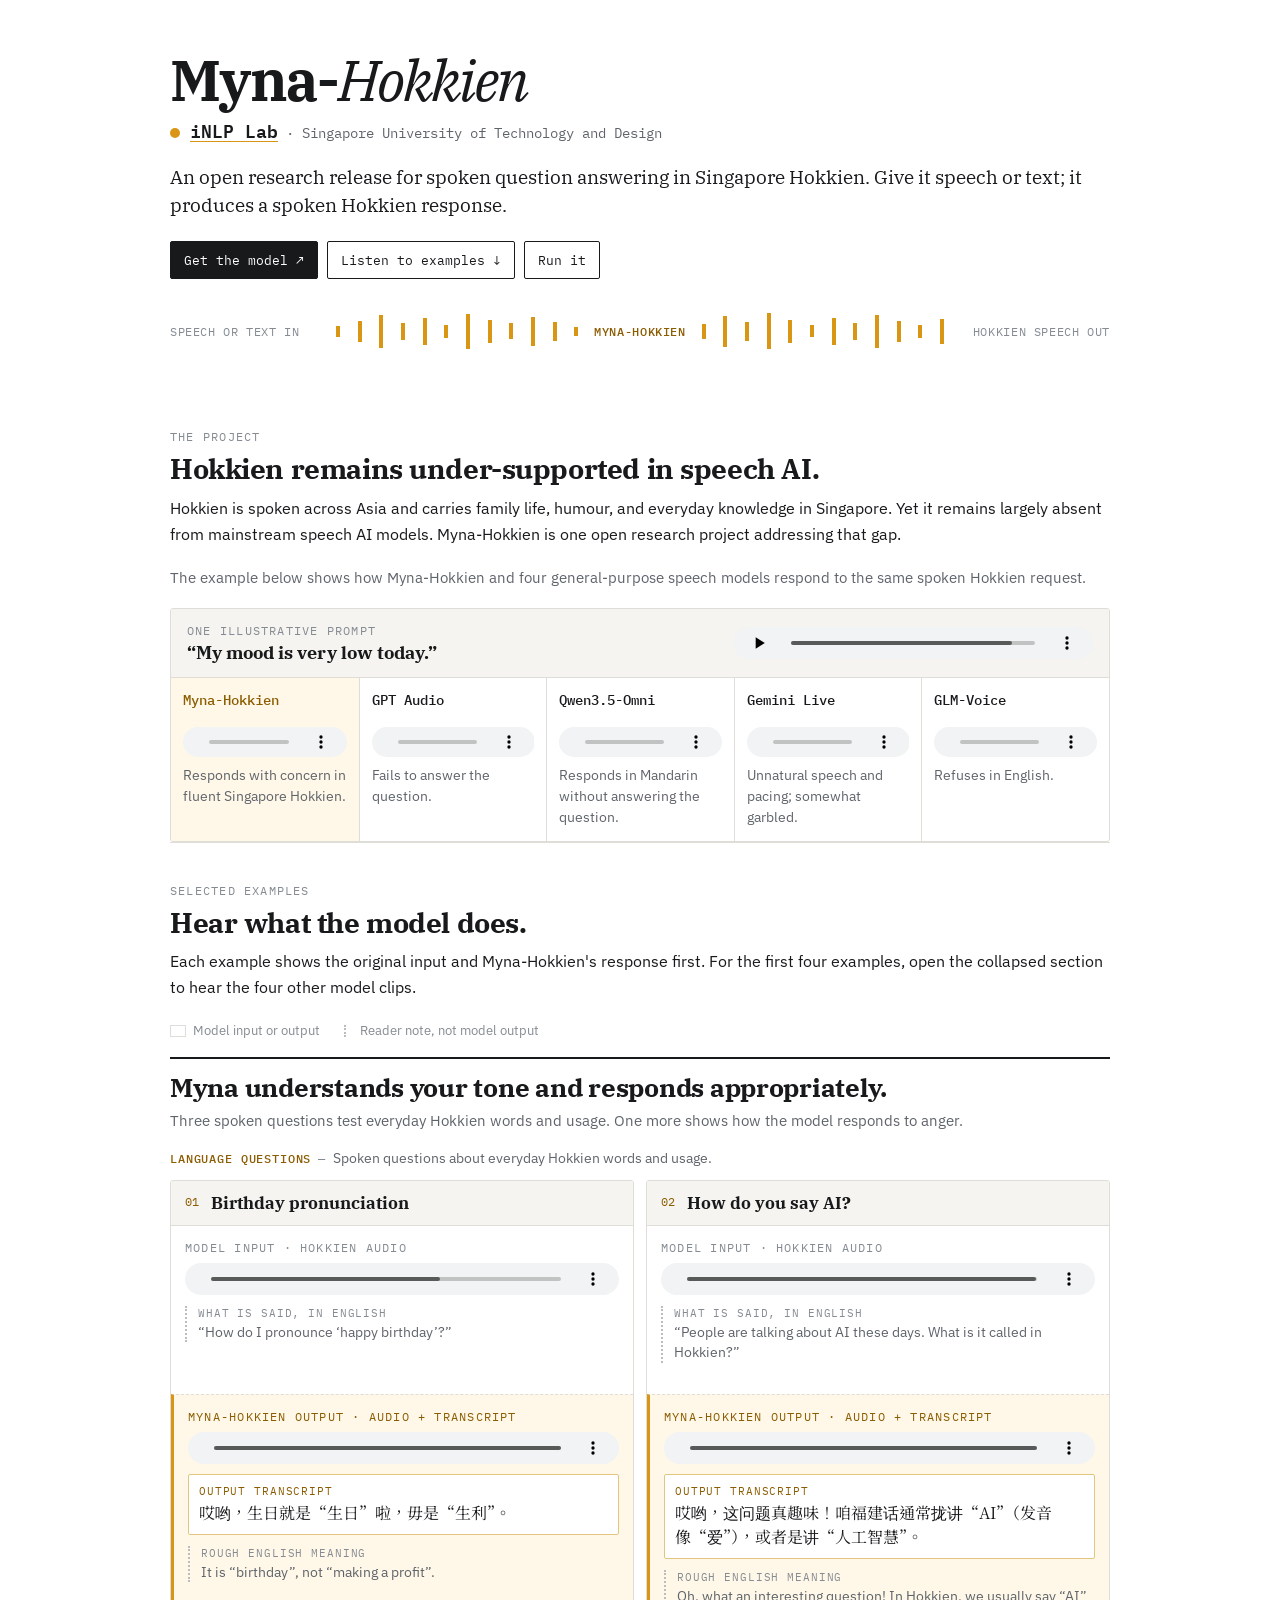
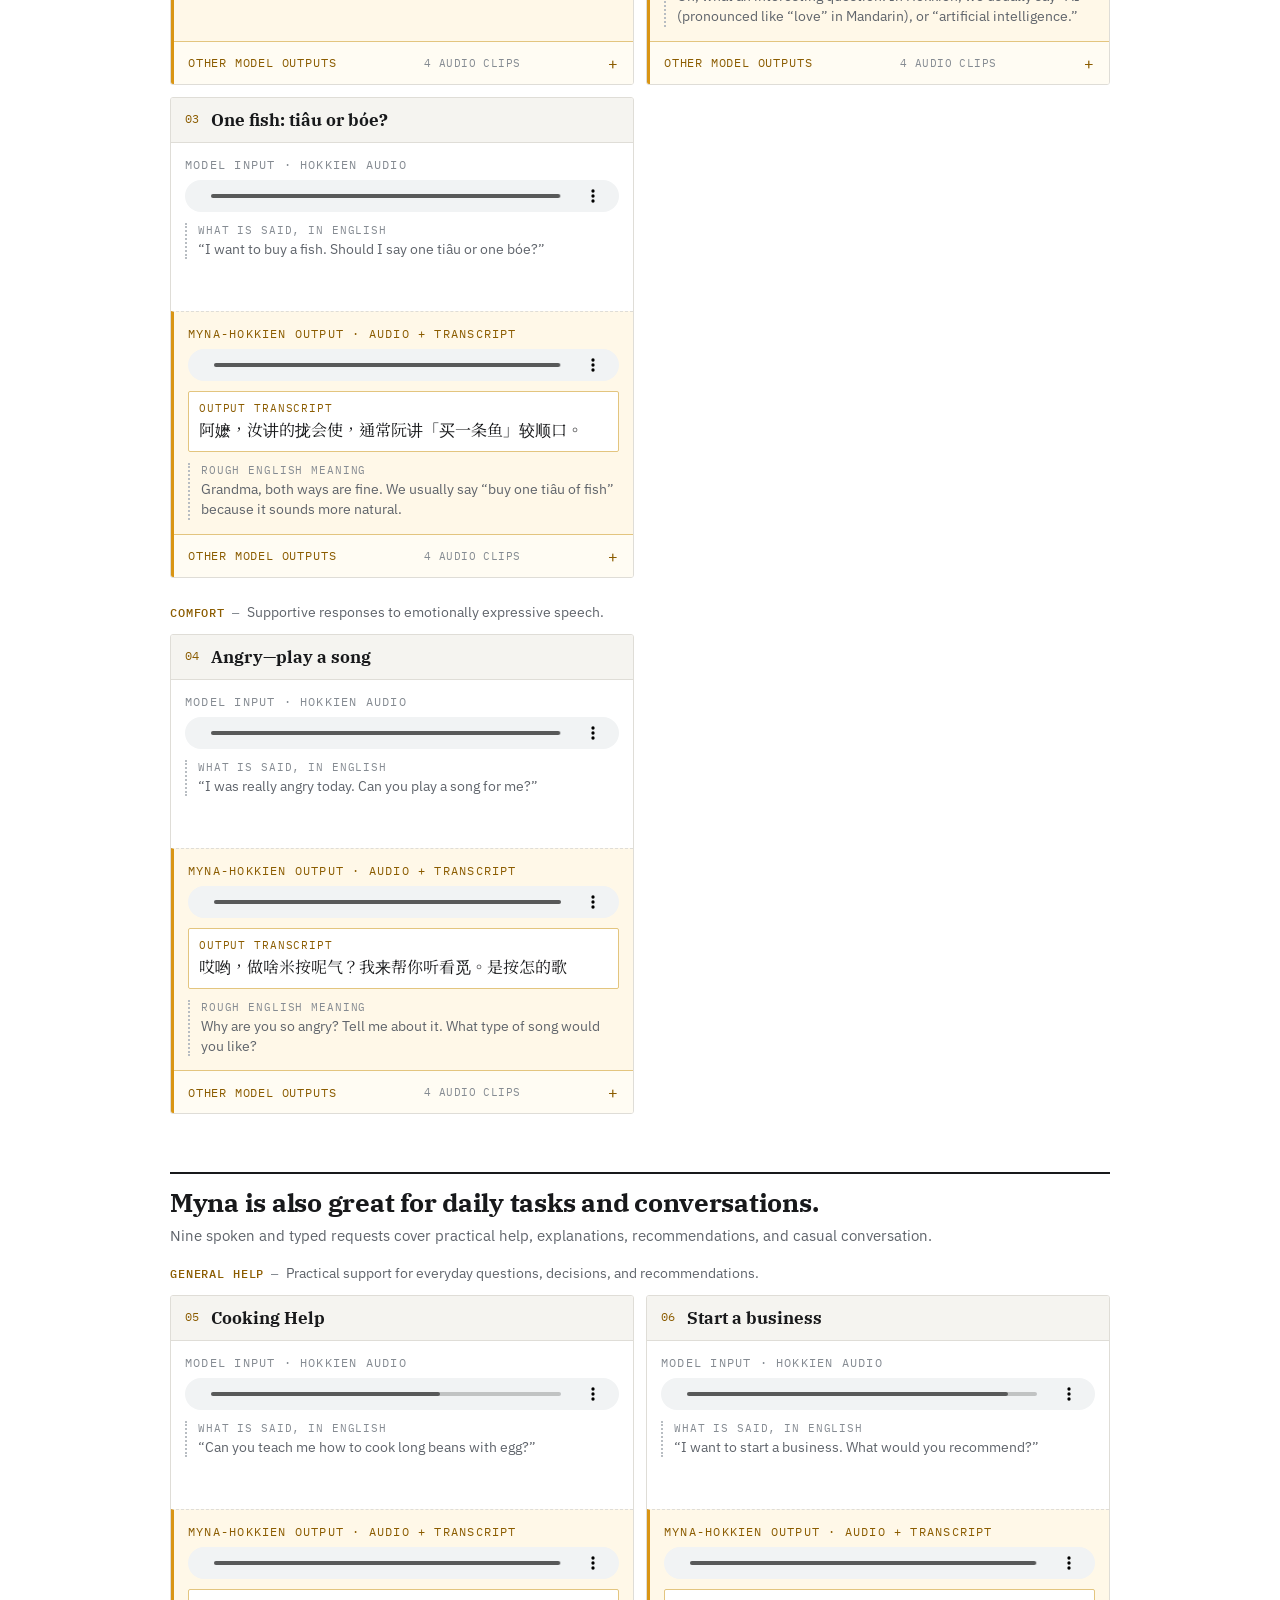
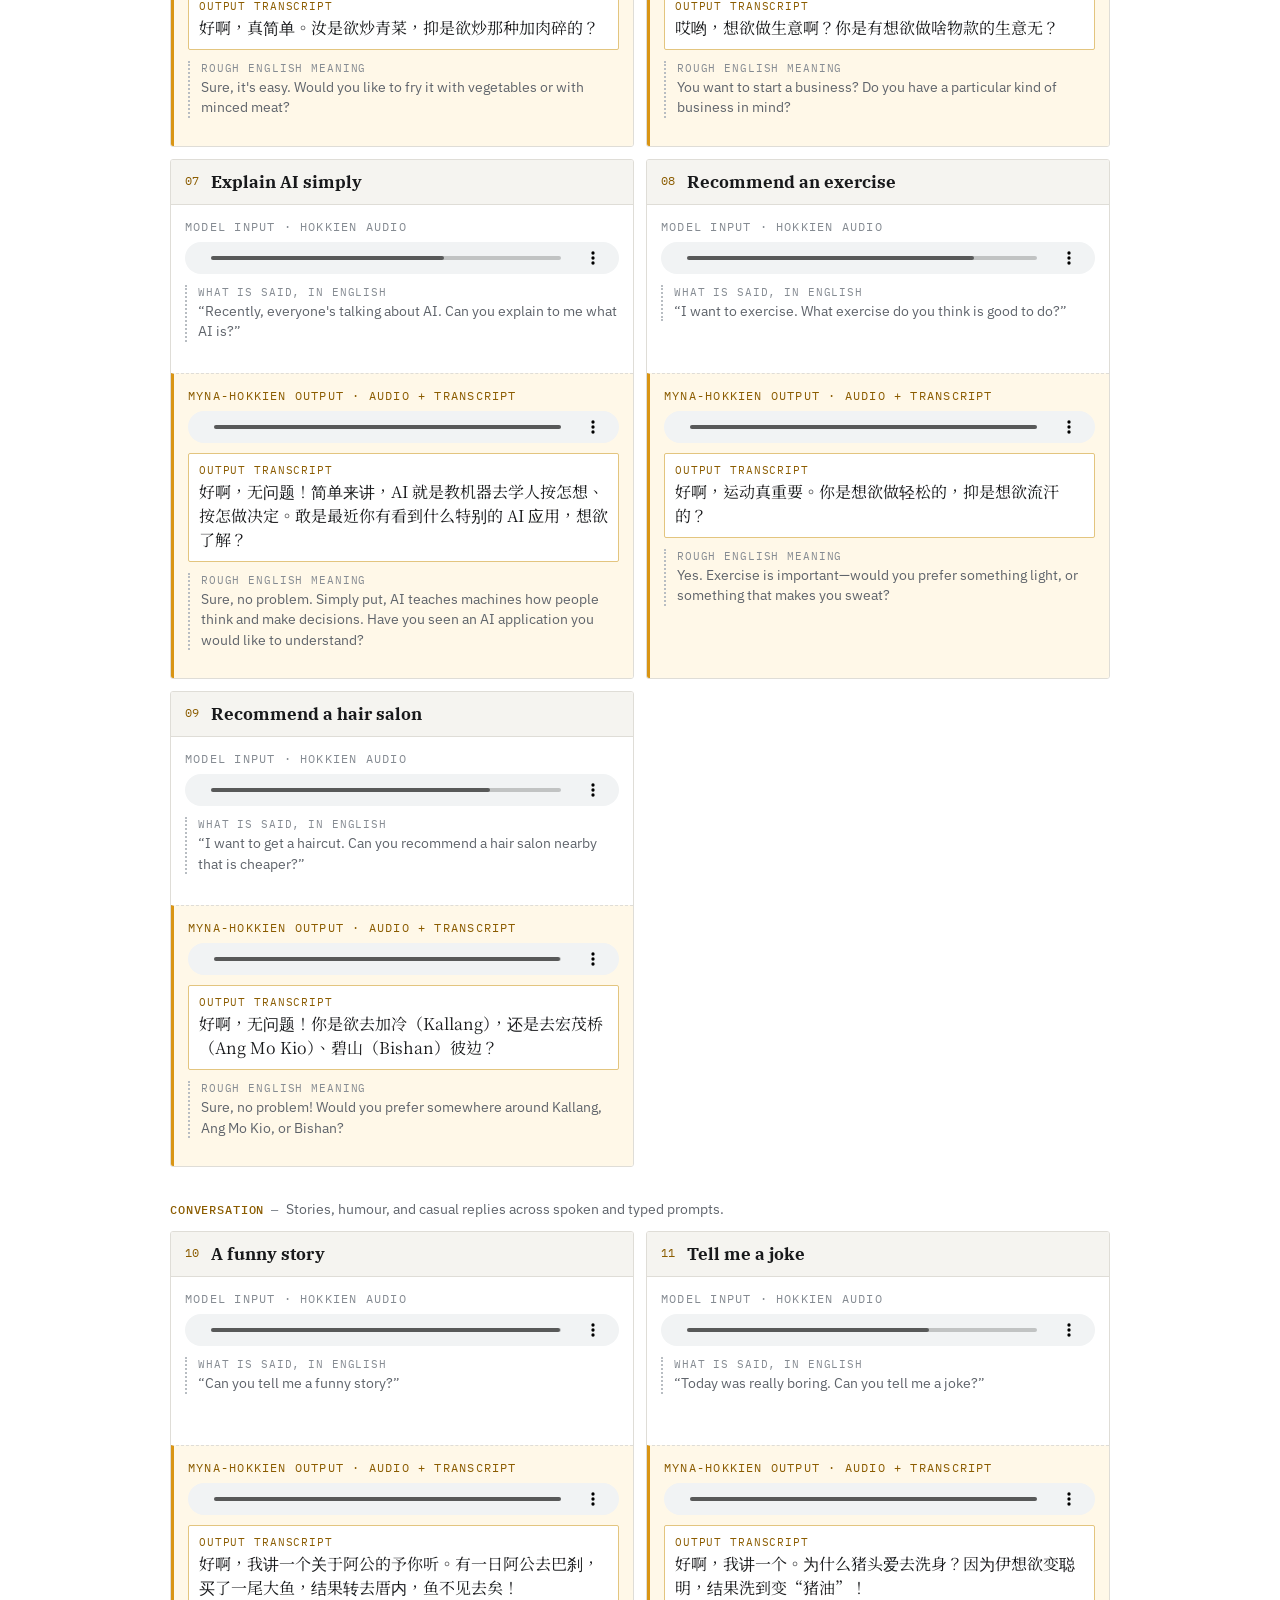
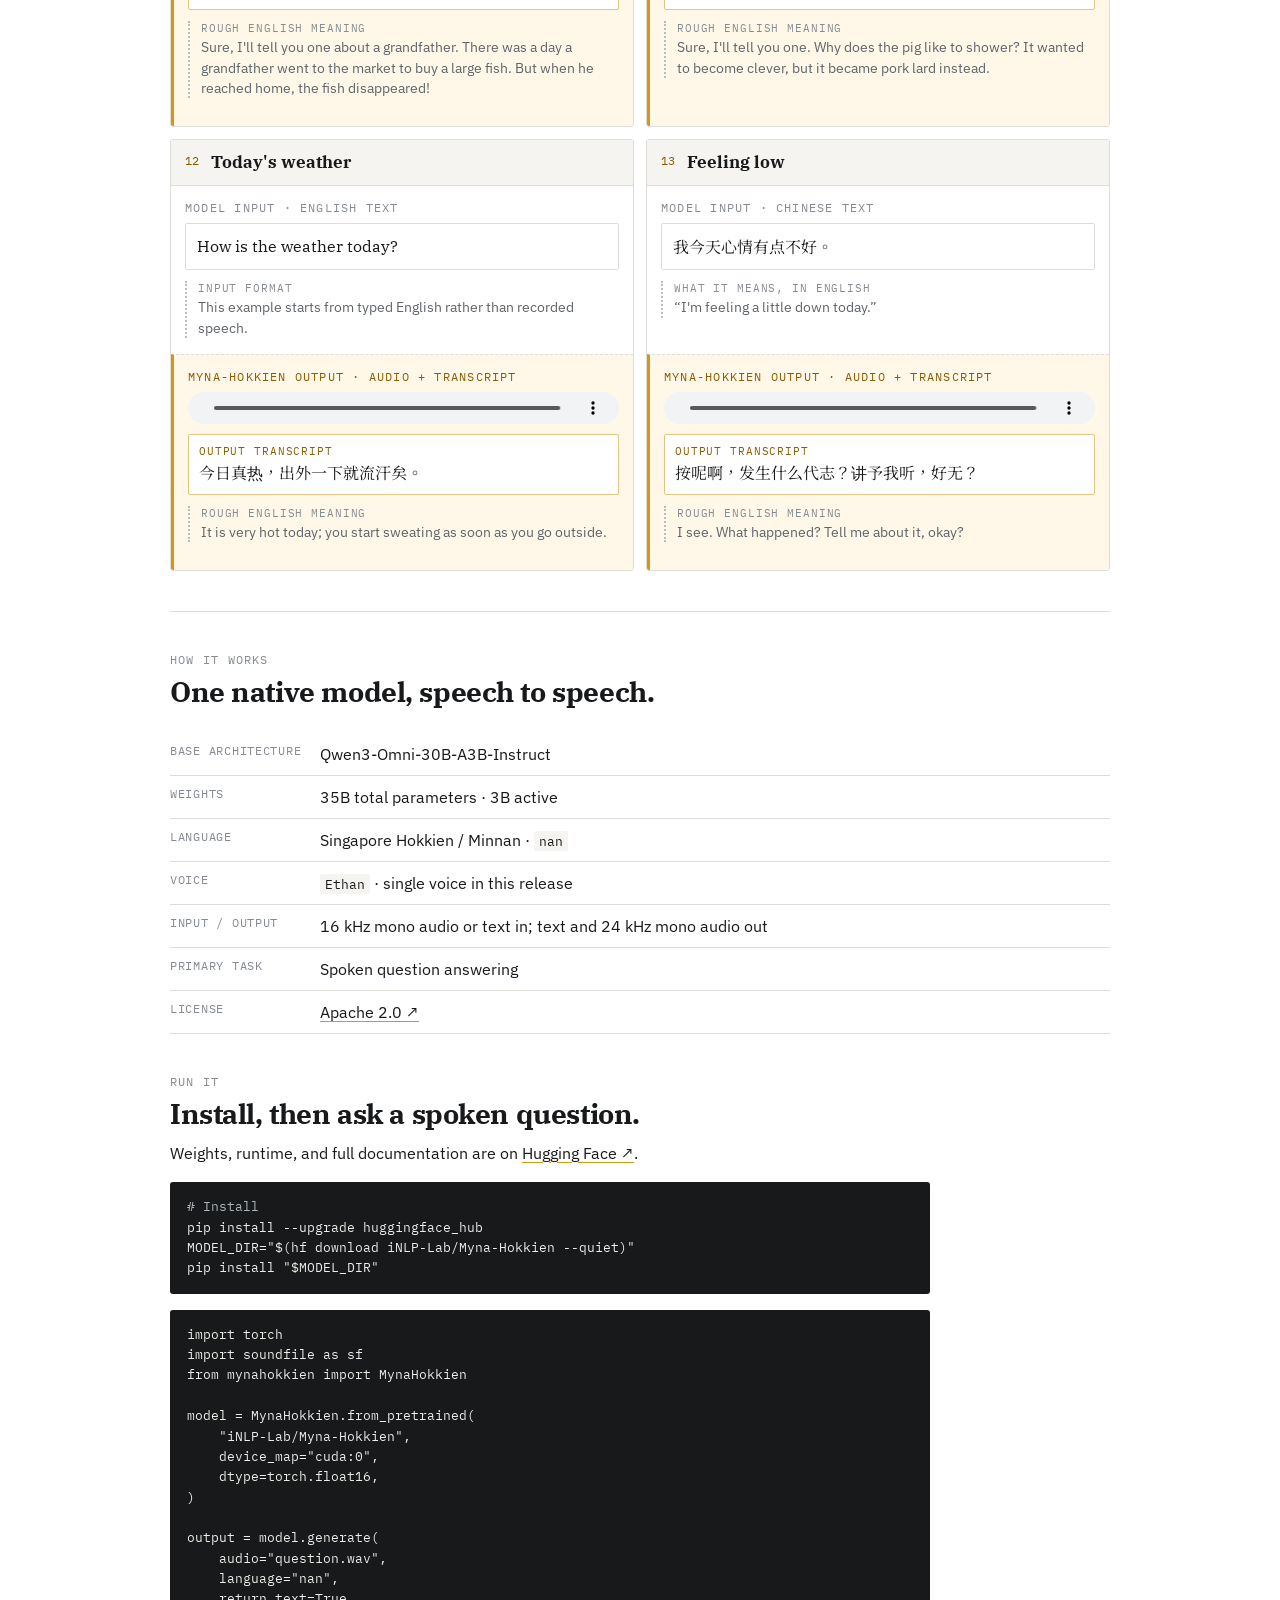
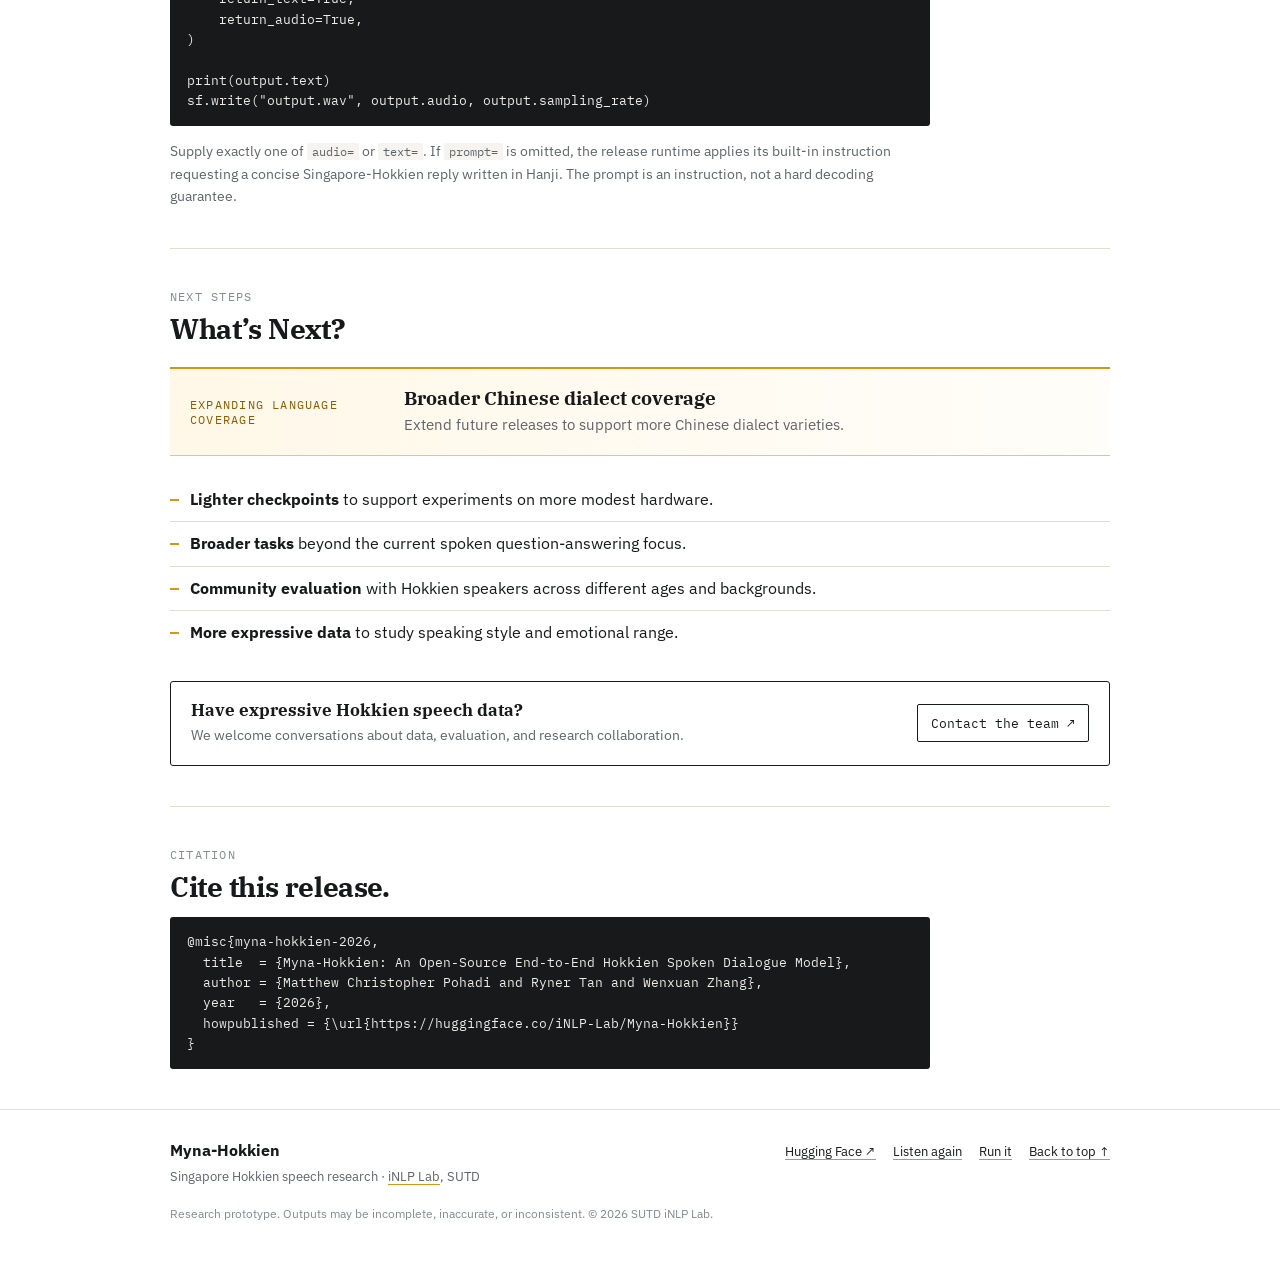
<file: index.html>
<!doctype html>
<html lang="en">
  <head>
    <meta charset="UTF-8" />
    <meta name="viewport" content="width=device-width, initial-scale=1.0" />
    <meta name="theme-color" content="#ffffff" />
    <meta
      name="description"
      content="Myna-Hokkien is an open research release for spoken question answering in Singapore Hokkien."
    />
    <meta property="og:title" content="Myna-Hokkien — Singapore Hokkien speech research" />
    <meta
      property="og:description"
      content="Listen to selected Hokkien speech-in, speech-out examples from Myna-Hokkien."
    />
    <title>Myna-Hokkien — Singapore Hokkien speech research</title>
    <link rel="icon" href="./favicon.svg?v=white-amber-20260810" type="image/svg+xml" />
    <link rel="preconnect" href="https://fonts.googleapis.com" />
    <link rel="preconnect" href="https://fonts.gstatic.com" crossorigin />
    <link
      href="https://fonts.googleapis.com/css2?family=IBM+Plex+Mono:wght@400;500&family=IBM+Plex+Sans:wght@400;500;600&family=IBM+Plex+Serif:ital,wght@0,400;0,600;1,400&family=Noto+Serif+TC:wght@400;600&display=swap"
      rel="stylesheet"
    />
    <link rel="stylesheet" href="./article.css?v=lab-emphasis-20260811" />
    <script src="./script.js?v=research-details-20260810b" defer></script>
  </head>
  <body>
    <header class="masthead" id="top">
      <div class="wrap">
        <h1>Myna-<em>Hokkien</em></h1>
        <p class="lab">
          <span class="lab-mark" aria-hidden="true"></span>
          <span class="lab-copy"><a href="https://isakzhang.github.io/group.html" target="_blank" rel="noreferrer">iNLP Lab</a> · Singapore University of Technology and Design</span>
        </p>
        <p class="lede">
          An open research release for spoken question answering in Singapore Hokkien.
          Give it speech or text; it produces a spoken Hokkien response.
        </p>
        <div class="actions">
          <a class="button primary" href="https://huggingface.co/iNLP-Lab/Myna-Hokkien" target="_blank" rel="noreferrer">Get the model ↗</a>
          <a class="button" href="#listen">Listen to examples ↓</a>
          <a class="button" href="#run">Run it</a>
        </div>
        <div class="signal" aria-label="Speech or text input passes through Myna-Hokkien to produce Hokkien speech">
          <span>Speech or text in</span>
          <span class="wave" aria-hidden="true">
            <i style="--h:28%;--d:-.1s"></i><i style="--h:52%;--d:-.7s"></i><i style="--h:82%;--d:-.3s"></i><i style="--h:44%;--d:-1s"></i><i style="--h:68%;--d:-.5s"></i><i style="--h:34%;--d:-.9s"></i><i style="--h:88%;--d:-.2s"></i><i style="--h:58%;--d:-.8s"></i><i style="--h:40%;--d:-.4s"></i><i style="--h:72%;--d:-1.1s"></i><i style="--h:48%;--d:-.6s"></i><i style="--h:24%;--d:-.15s"></i>
          </span>
          <strong>Myna-Hokkien</strong>
          <span class="wave wave-out" aria-hidden="true">
            <i style="--h:38%;--d:-.8s"></i><i style="--h:76%;--d:-.2s"></i><i style="--h:46%;--d:-.6s"></i><i style="--h:90%;--d:-.4s"></i><i style="--h:58%;--d:-1s"></i><i style="--h:30%;--d:-.3s"></i><i style="--h:68%;--d:-.9s"></i><i style="--h:42%;--d:-.1s"></i><i style="--h:84%;--d:-.7s"></i><i style="--h:54%;--d:-.5s"></i><i style="--h:32%;--d:-1.1s"></i><i style="--h:62%;--d:-.25s"></i>
          </span>
          <span>Hokkien speech out</span>
        </div>
      </div>
    </header>

    <main>
      <section class="section project-section" aria-labelledby="about-title">
        <div class="wrap narrow">
          <p class="eyebrow">The project</p>
          <h2 id="about-title">Hokkien remains under-supported in speech AI.</h2>
          <p>
            Hokkien is spoken across Asia and carries family life, humour, and everyday knowledge
            in Singapore. Yet it remains largely absent from mainstream speech AI models.
            Myna-Hokkien is one open research project addressing that gap.
          </p>
          <p class="probe-intro">The example below shows how Myna-Hokkien and four general-purpose speech models respond to the same spoken Hokkien request.</p>

          <div class="project-probe" aria-labelledby="probe-title">
            <div class="probe-prompt">
              <div>
                <p class="eyebrow">One illustrative prompt</p>
                <h3 id="probe-title">“My mood is very low today.”</h3>
              </div>
              <audio controls preload="metadata" src="./assets/showcase/02/input.wav" aria-label="Spoken Hokkien low-mood request"></audio>
            </div>
            <div class="probe-grid">
              <div class="probe-cell is-myna"><strong>Myna-Hokkien</strong><audio controls preload="none" src="./assets/showcase/02/native.wav"></audio><p>Responds with concern in fluent Singapore Hokkien.</p></div>
              <div class="probe-cell"><strong>GPT Audio</strong><audio controls preload="none" src="./assets/showcase/02/gptaudio.wav"></audio><p>Fails to answer the question.</p></div>
              <div class="probe-cell"><strong>Qwen3.5-Omni</strong><audio controls preload="none" src="./assets/showcase/02/qwen.wav"></audio><p>Responds in Mandarin without answering the question.</p></div>
              <div class="probe-cell"><strong>Gemini Live</strong><audio controls preload="none" src="./assets/showcase/02/gemini.wav"></audio><p>Unnatural speech and pacing; somewhat garbled.</p></div>
              <div class="probe-cell"><strong>GLM-Voice</strong><audio controls preload="none" src="./assets/showcase/02/glmvoice.wav"></audio><p>Refuses in English.</p></div>
            </div>
          </div>
        </div>
      </section>

      <hr />

      <section class="section" id="listen" aria-labelledby="listen-title">
        <div class="wrap">
          <div class="section-head narrow">
            <p class="eyebrow">Selected examples</p>
            <h2 id="listen-title">Hear what the model does.</h2>
            <p>
              Each example shows the original input and Myna-Hokkien's response first.
              For the first four examples, open the collapsed section to hear the four other model clips.
            </p>
          </div>

          <div class="legend" aria-label="Demo guide">
            <span><i class="solid"></i>Model input or output</span>
            <span><i class="dotted"></i>Reader note, not model output</span>
          </div>

          <div class="demo-groups">
            <section class="demo-group" aria-labelledby="prosody-group-title">
              <header class="demo-group-head">
                <div>
                  <h3 id="prosody-group-title">Myna understands your tone and responds appropriately.</h3>
                  <p>Three spoken questions test everyday Hokkien words and usage. One more shows how the model responds to anger.</p>
                </div>
              </header>

              <header class="demo-subgroup-head">
                <h4>Language questions</h4>
                <p>Spoken questions about everyday Hokkien words and usage.</p>
              </header>

              <div class="demo-grid">
            <article class="demo" data-comparison data-source-id="04">
              <header><span>01</span><div><h3>Birthday pronunciation</h3></div></header>
              <div class="turn">
                <p class="tag">Model input · Hokkien audio</p>
                <audio controls preload="metadata" src="./assets/showcase/04/input.wav"></audio>
                <aside><b>What is said, in English</b><p>“How do I pronounce ‘happy birthday’?”</p></aside>
              </div>
              <div class="turn output">
                <p class="tag">Myna-Hokkien output · audio + transcript</p>
                <audio controls preload="metadata" src="./assets/showcase/04/native.wav"></audio>
                <div class="model-text"><b>Output transcript</b><p lang="nan">哎哟，生日就是“生日”啦，毋是“生利”。</p></div>
                <aside><b>Rough English meaning</b><p>It is “birthday”, not “making a profit”.</p></aside>
              </div>
            </article>

            <article class="demo" data-comparison data-source-id="14">
              <header><span>02</span><div><h3>How do you say AI?</h3></div></header>
              <div class="turn">
                <p class="tag">Model input · Hokkien audio</p>
                <audio controls preload="metadata" src="./assets/showcase/14/input.wav"></audio>
                <aside><b>What is said, in English</b><p>“People are talking about AI these days. What is it called in Hokkien?”</p></aside>
              </div>
              <div class="turn output">
                <p class="tag">Myna-Hokkien output · audio + transcript</p>
                <audio controls preload="metadata" src="./assets/showcase/14/native.wav"></audio>
                <div class="model-text"><b>Output transcript</b><p lang="nan">哎哟，这问题真趣味！咱福建话通常拢讲“AI”（发音像“爱”），或者是讲“人工智慧”。</p></div>
                <aside><b>Rough English meaning</b><p>Oh, what an interesting question! In Hokkien, we usually say “AI” (pronounced like “love” in Mandarin), or “artificial intelligence.”</p></aside>
              </div>
            </article>

            <article class="demo" data-comparison data-source-id="15">
              <header><span>03</span><div><h3>One fish: tiâu or bóe?</h3></div></header>
              <div class="turn">
                <p class="tag">Model input · Hokkien audio</p>
                <audio controls preload="metadata" src="./assets/showcase/15/input.wav"></audio>
                <aside><b>What is said, in English</b><p>“I want to buy a fish. Should I say one tiâu or one bóe?”</p></aside>
              </div>
              <div class="turn output">
                <p class="tag">Myna-Hokkien output · audio + transcript</p>
                <audio controls preload="metadata" src="./assets/showcase/15/native.wav"></audio>
                <div class="model-text"><b>Output transcript</b><p lang="nan">阿嬷，汝讲的拢会使，通常阮讲「买一条鱼」较顺口。</p></div>
                <aside><b>Rough English meaning</b><p>Grandma, both ways are fine. We usually say “buy one tiâu of fish” because it sounds more natural.</p></aside>
              </div>
            </article>
              </div>

              <header class="demo-subgroup-head">
                <h4>Comfort</h4>
                <p>Supportive responses to emotionally expressive speech.</p>
              </header>

              <div class="demo-grid">
            <article class="demo" data-comparison data-source-id="03">
              <header><span>04</span><div><h3>Angry—play a song</h3></div></header>
              <div class="turn">
                <p class="tag">Model input · Hokkien audio</p>
                <audio controls preload="metadata" src="./assets/showcase/03/input.wav"></audio>
                <aside><b>What is said, in English</b><p>“I was really angry today. Can you play a song for me?”</p></aside>
              </div>
              <div class="turn output">
                <p class="tag">Myna-Hokkien output · audio + transcript</p>
                <audio controls preload="metadata" src="./assets/showcase/03/native.wav"></audio>
                <div class="model-text"><b>Output transcript</b><p lang="nan">哎哟，做啥米按呢气？我来帮你听看觅。是按怎的歌</p></div>
                <aside><b>Rough English meaning</b><p>Why are you so angry? Tell me about it. What type of song would you like?</p></aside>
              </div>
            </article>
              </div>
            </section>

            <section class="demo-group" aria-labelledby="daily-group-title">
              <header class="demo-group-head">
                <div>
                  <h3 id="daily-group-title">Myna is also great for daily tasks and conversations.</h3>
                  <p>Nine spoken and typed requests cover practical help, explanations, recommendations, and casual conversation.</p>
                </div>
              </header>

              <section class="demo-use-case" aria-labelledby="general-help-title">
                <header class="demo-subgroup-head">
                  <h4 id="general-help-title">General help</h4>
                  <p>Practical support for everyday questions, decisions, and recommendations.</p>
                </header>

                <div class="demo-grid">

            <article class="demo">
              <header><span>05</span><div><h3>Cooking Help</h3></div></header>
              <div class="turn">
                <p class="tag">Model input · Hokkien audio</p>
                <audio controls preload="metadata" src="./assets/showcase/05/input.wav"></audio>
                <aside><b>What is said, in English</b><p>“Can you teach me how to cook long beans with egg?”</p></aside>
              </div>
              <div class="turn output">
                <p class="tag">Myna-Hokkien output · audio + transcript</p>
                <audio controls preload="metadata" src="./assets/showcase/05/native.wav"></audio>
                <div class="model-text"><b>Output transcript</b><p lang="nan">好啊，真简单。汝是欲炒青菜，抑是欲炒那种加肉碎的？</p></div>
                <aside><b>Rough English meaning</b><p>Sure, it's easy. Would you like to fry it with vegetables or with minced meat?</p></aside>
              </div>
            </article>

            <article class="demo">
              <header><span>06</span><div><h3>Start a business</h3></div></header>
              <div class="turn">
                <p class="tag">Model input · Hokkien audio</p>
                <audio controls preload="metadata" src="./assets/showcase/06/input.wav"></audio>
                <aside><b>What is said, in English</b><p>“I want to start a business. What would you recommend?”</p></aside>
              </div>
              <div class="turn output">
                <p class="tag">Myna-Hokkien output · audio + transcript</p>
                <audio controls preload="metadata" src="./assets/showcase/06/native.wav"></audio>
                <div class="model-text"><b>Output transcript</b><p lang="nan">哎哟，想欲做生意啊？你是有想欲做啥物款的生意无？</p></div>
                <aside><b>Rough English meaning</b><p>You want to start a business? Do you have a particular kind of business in mind?</p></aside>
              </div>
            </article>

            <article class="demo">
              <header><span>07</span><div><h3>Explain AI simply</h3></div></header>
              <div class="turn">
                <p class="tag">Model input · Hokkien audio</p>
                <audio controls preload="metadata" src="./assets/showcase/07/input.wav"></audio>
                <aside><b>What is said, in English</b><p>“Recently, everyone's talking about AI. Can you explain to me what AI is?”</p></aside>
              </div>
              <div class="turn output">
                <p class="tag">Myna-Hokkien output · audio + transcript</p>
                <audio controls preload="metadata" src="./assets/showcase/07/native.wav"></audio>
                <div class="model-text"><b>Output transcript</b><p lang="nan">好啊，无问题！简单来讲，AI 就是教机器去学人按怎想、按怎做决定。敢是最近你有看到什么特别的 AI 应用，想欲了解？</p></div>
                <aside><b>Rough English meaning</b><p>Sure, no problem. Simply put, AI teaches machines how people think and make decisions. Have you seen an AI application you would like to understand?</p></aside>
              </div>
            </article>

            <article class="demo">
              <header><span>08</span><div><h3>Recommend an exercise</h3></div></header>
              <div class="turn">
                <p class="tag">Model input · Hokkien audio</p>
                <audio controls preload="metadata" src="./assets/showcase/09/input.wav"></audio>
                <aside><b>What is said, in English</b><p>“I want to exercise. What exercise do you think is good to do?”</p></aside>
              </div>
              <div class="turn output">
                <p class="tag">Myna-Hokkien output · audio + transcript</p>
                <audio controls preload="metadata" src="./assets/showcase/09/native.wav"></audio>
                <div class="model-text"><b>Output transcript</b><p lang="nan">好啊，运动真重要。你是想欲做轻松的，抑是想欲流汗的？</p></div>
                <aside><b>Rough English meaning</b><p>Yes. Exercise is important—would you prefer something light, or something that makes you sweat?</p></aside>
              </div>
            </article>

            <article class="demo">
              <header><span>09</span><div><h3>Recommend a hair salon</h3></div></header>
              <div class="turn">
                <p class="tag">Model input · Hokkien audio</p>
                <audio controls preload="metadata" src="./assets/showcase/11/input.wav"></audio>
                <aside><b>What is said, in English</b><p>“I want to get a haircut. Can you recommend a hair salon nearby that is cheaper?”</p></aside>
              </div>
              <div class="turn output">
                <p class="tag">Myna-Hokkien output · audio + transcript</p>
                <audio controls preload="metadata" src="./assets/showcase/11/native.wav"></audio>
                <div class="model-text"><b>Output transcript</b><p lang="nan">好啊，无问题！你是欲去加冷（Kallang），还是去宏茂桥（Ang Mo Kio）、碧山（Bishan）彼边？</p></div>
                <aside><b>Rough English meaning</b><p>Sure, no problem! Would you prefer somewhere around Kallang, Ang Mo Kio, or Bishan?</p></aside>
              </div>
            </article>

                </div>
              </section>

              <section class="demo-use-case" aria-labelledby="conversation-title">
                <header class="demo-subgroup-head">
                  <h4 id="conversation-title">Conversation</h4>
                  <p>Stories, humour, and casual replies across spoken and typed prompts.</p>
                </header>

                <div class="demo-grid">
            <article class="demo">
              <header><span>10</span><div><h3>A funny story</h3></div></header>
              <div class="turn">
                <p class="tag">Model input · Hokkien audio</p>
                <audio controls preload="metadata" src="./assets/showcase/08/input.wav"></audio>
                <aside><b>What is said, in English</b><p>“Can you tell me a funny story?”</p></aside>
              </div>
              <div class="turn output">
                <p class="tag">Myna-Hokkien output · audio + transcript</p>
                <audio controls preload="metadata" src="./assets/showcase/08/native.wav"></audio>
                <div class="model-text"><b>Output transcript</b><p lang="nan">好啊，我讲一个关于阿公的予你听。有一日阿公去巴刹，买了一尾大鱼，结果转去厝内，鱼不见去矣！</p></div>
                <aside><b>Rough English meaning</b><p>Sure, I'll tell you one about a grandfather. There was a day a grandfather went to the market to buy a large fish. But when he reached home, the fish disappeared!</p></aside>
              </div>
            </article>

            <article class="demo">
              <header><span>11</span><div><h3>Tell me a joke</h3></div></header>
              <div class="turn">
                <p class="tag">Model input · Hokkien audio</p>
                <audio controls preload="metadata" src="./assets/showcase/10/input.wav"></audio>
                <aside><b>What is said, in English</b><p>“Today was really boring. Can you tell me a joke?”</p></aside>
              </div>
              <div class="turn output">
                <p class="tag">Myna-Hokkien output · audio + transcript</p>
                <audio controls preload="metadata" src="./assets/showcase/10/native.wav"></audio>
                <div class="model-text"><b>Output transcript</b><p lang="nan">好啊，我讲一个。为什么猪头爱去洗身？因为伊想欲变聪明，结果洗到变“猪油”！</p></div>
                <aside><b>Rough English meaning</b><p>Sure, I'll tell you one. Why does the pig like to shower? It wanted to become clever, but it became pork lard instead.</p></aside>
              </div>
            </article>

            <article class="demo">
              <header><span>12</span><div><h3>Today's weather</h3></div></header>
              <div class="turn">
                <p class="tag">Model input · English text</p>
                <p class="text-input">How is the weather today?</p>
                <aside><b>Input format</b><p>This example starts from typed English rather than recorded speech.</p></aside>
              </div>
              <div class="turn output">
                <p class="tag">Myna-Hokkien output · audio + transcript</p>
                <audio controls preload="metadata" src="./assets/showcase/12/native.wav"></audio>
                <div class="model-text"><b>Output transcript</b><p lang="nan">今日真热，出外一下就流汗矣。</p></div>
                <aside><b>Rough English meaning</b><p>It is very hot today; you start sweating as soon as you go outside.</p></aside>
              </div>
            </article>

            <article class="demo">
              <header><span>13</span><div><h3>Feeling low</h3></div></header>
              <div class="turn">
                <p class="tag">Model input · Chinese text</p>
                <p class="text-input" lang="zh-Hans">我今天心情有点不好。</p>
                <aside><b>What it means, in English</b><p>“I'm feeling a little down today.”</p></aside>
              </div>
              <div class="turn output">
                <p class="tag">Myna-Hokkien output · audio + transcript</p>
                <audio controls preload="metadata" src="./assets/showcase/13/native.wav"></audio>
                <div class="model-text"><b>Output transcript</b><p lang="nan">按呢啊，发生什么代志？讲予我听，好无？</p></div>
                <aside><b>Rough English meaning</b><p>I see. What happened? Tell me about it, okay?</p></aside>
              </div>
            </article>
              </div>
              </section>
            </section>
          </div>

        </div>
      </section>

      <hr />

      <section class="section" id="how" aria-labelledby="how-title">
        <div class="wrap narrow">
          <p class="eyebrow">How it works</p>
          <h2 id="how-title">One native model, speech to speech.</h2>
          <dl class="facts">
            <div><dt>Base architecture</dt><dd>Qwen3-Omni-30B-A3B-Instruct</dd></div>
            <div><dt>Weights</dt><dd>35B total parameters · 3B active</dd></div>
            <div><dt>Language</dt><dd>Singapore Hokkien / Minnan · <code>nan</code></dd></div>
            <div><dt>Voice</dt><dd><code>Ethan</code> · single voice in this release</dd></div>
            <div><dt>Input / output</dt><dd>16 kHz mono audio or text in; text and 24 kHz mono audio out</dd></div>
            <div><dt>Primary task</dt><dd>Spoken question answering</dd></div>
            <div><dt>License</dt><dd><a href="https://www.apache.org/licenses/LICENSE-2.0" target="_blank" rel="noreferrer">Apache 2.0 ↗</a></dd></div>
          </dl>
        </div>
      </section>

      <hr />

      <section class="section" id="run" aria-labelledby="run-title">
        <div class="wrap narrow">
          <p class="eyebrow">Run it</p>
          <h2 id="run-title">Install, then ask a spoken question.</h2>
          <p>Weights, runtime, and full documentation are on <a href="https://huggingface.co/iNLP-Lab/Myna-Hokkien" target="_blank" rel="noreferrer">Hugging Face ↗</a>.</p>
          <pre><code><span class="code-comment"># Install</span>
pip install --upgrade huggingface_hub
MODEL_DIR="$(hf download iNLP-Lab/Myna-Hokkien --quiet)"
pip install "$MODEL_DIR"</code></pre>
          <pre><code>import torch
import soundfile as sf
from mynahokkien import MynaHokkien

model = MynaHokkien.from_pretrained(
    "iNLP-Lab/Myna-Hokkien",
    device_map="cuda:0",
    dtype=torch.float16,
)

output = model.generate(
    audio="question.wav",
    language="nan",
    return_text=True,
    return_audio=True,
)

print(output.text)
sf.write("output.wav", output.audio, output.sampling_rate)</code></pre>
          <p class="code-note">Supply exactly one of <code>audio=</code> or <code>text=</code>. If <code>prompt=</code> is omitted, the release runtime applies its built-in instruction requesting a concise Singapore-Hokkien reply written in Hanji. The prompt is an instruction, not a hard decoding guarantee.</p>
        </div>
      </section>

      <hr />

      <section class="section" id="next" aria-labelledby="next-title">
        <div class="wrap narrow">
          <p class="eyebrow">Next steps</p>
          <h2 id="next-title">What’s Next?</h2>
          <aside class="future-focus" aria-labelledby="future-focus-title">
            <p class="eyebrow">Expanding language coverage</p>
            <div>
              <h3 id="future-focus-title">Broader Chinese dialect coverage</h3>
              <p>Extend future releases to support more Chinese dialect varieties.</p>
            </div>
          </aside>
          <ul class="plain-list">
            <li><strong>Lighter checkpoints</strong> to support experiments on more modest hardware.</li>
            <li><strong>Broader tasks</strong> beyond the current spoken question-answering focus.</li>
            <li><strong>Community evaluation</strong> with Hokkien speakers across different ages and backgrounds.</li>
            <li><strong>More expressive data</strong> to study speaking style and emotional range.</li>
          </ul>
          <div class="contact">
            <div><h3>Have expressive Hokkien speech data?</h3><p>We welcome conversations about data, evaluation, and research collaboration.</p></div>
            <a class="button" href="https://isakzhang.github.io/" target="_blank" rel="noreferrer">Contact the team ↗</a>
          </div>
        </div>
      </section>

      <hr />

      <section class="section citation-section" id="citation" aria-labelledby="citation-title">
        <div class="wrap narrow">
          <p class="eyebrow">Citation</p>
          <h2 id="citation-title">Cite this release.</h2>
          <pre><code>@misc{myna-hokkien-2026,
  title  = {Myna-Hokkien: An Open-Source End-to-End Hokkien Spoken Dialogue Model},
  author = {Matthew Christopher Pohadi and Ryner Tan and Wenxuan Zhang},
  year   = {2026},
  howpublished = {\url{https://huggingface.co/iNLP-Lab/Myna-Hokkien}}
}</code></pre>
        </div>
      </section>
    </main>

    <footer>
      <div class="wrap footer-row">
        <div><strong>Myna-Hokkien</strong><p>Singapore Hokkien speech research · <a href="https://isakzhang.github.io/group.html" target="_blank" rel="noreferrer">iNLP Lab</a>, SUTD</p></div>
        <nav aria-label="Footer navigation">
          <a href="https://huggingface.co/iNLP-Lab/Myna-Hokkien" target="_blank" rel="noreferrer">Hugging Face ↗</a>
          <a href="#listen">Listen again</a>
          <a href="#run">Run it</a>
          <a href="#top">Back to top ↑</a>
        </nav>
        <p class="disclaimer">Research prototype. Outputs may be incomplete, inaccurate, or inconsistent. © <span data-year>2026</span> SUTD iNLP Lab.</p>
      </div>
    </footer>
  </body>
</html>
</file>
<file: article.css>
:root {
  --ink: #18191b;
  --muted: #5f646b;
  --quiet: #858b92;
  --paper: #fff;
  --panel: #f5f4f0;
  --line: #dfddd7;
  --accent: #d99514;
  --accent-deep: #8b5c00;
  --accent-wash: #fff8e8;
  --sans: "IBM Plex Sans", sans-serif;
  --serif: "IBM Plex Serif", serif;
  --mono: "IBM Plex Mono", monospace;
  --hanji: "Noto Serif TC", serif;
}

* { box-sizing: border-box; }
html { scroll-behavior: smooth; -webkit-text-size-adjust: 100%; }
body { margin: 0; color: var(--ink); background: var(--paper); font: 16px/1.6 var(--sans); -webkit-font-smoothing: antialiased; }
a { color: inherit; text-decoration-color: var(--accent); text-underline-offset: 3px; }
a:hover { background: rgba(217, 149, 20, .12); }
a:focus-visible, audio:focus-visible { outline: 2px solid var(--accent-deep); outline-offset: 3px; }
.wrap { width: min(940px, calc(100% - 56px)); margin: 0 auto; }
.narrow { max-width: 940px; }
h1, h2, h3, p { margin-top: 0; }
h1, h2, h3 { font-family: var(--serif); line-height: 1.2; }
h2 { margin-bottom: 10px; font-size: clamp(1.45rem, 2.6vw, 1.75rem); letter-spacing: -.015em; }
h3 { margin-bottom: 0; font-size: 1.05rem; }
p { margin-bottom: .85em; }
hr { width: min(940px, calc(100% - 56px)); margin: 0 auto; border: 0; border-top: 1px solid var(--line); }

.masthead { padding: 46px 0 36px; }
.lab { display: flex; gap: 10px; align-items: center; margin-bottom: 20px; color: var(--muted); font: .9rem/1.5 var(--mono); }
.lab .lab-mark { width: 10px; height: 10px; flex: none; border-radius: 50%; background: var(--accent); }
.lab a { color: var(--ink); font-size: 1.12rem; font-weight: 600; line-height: 1; text-decoration-thickness: 1px; }
h1 { margin-bottom: 8px; font-size: clamp(2.45rem, 6vw, 3.55rem); letter-spacing: -.035em; }
h1 em { font-weight: 400; }
.lede { margin-bottom: 22px; font: 1.16rem/1.5 var(--serif); }
.actions { display: flex; flex-wrap: wrap; gap: 9px; margin-bottom: 30px; }
.button { display: inline-flex; align-items: center; min-height: 38px; padding: 7px 13px; border: 1px solid var(--ink); border-radius: 2px; font: .8rem var(--mono); text-decoration: none; }
.button:hover { color: var(--paper); background: var(--ink); }
.button.primary { color: var(--paper); background: var(--ink); }
.button.primary:hover { color: var(--ink); background: var(--accent); border-color: var(--accent); }
.signal { display: grid; grid-template-columns: 150px minmax(36px, 1fr) auto minmax(36px, 1fr) 150px; gap: 16px; align-items: center; min-height: 44px; color: var(--quiet); font: .78rem var(--mono); letter-spacing: .05em; text-transform: uppercase; }
.signal > span:first-child { text-align: left; }
.signal > span:last-child { text-align: right; }
.signal strong { color: var(--accent-deep); font-weight: 500; }
.wave { display: flex; height: 40px; gap: 5px; align-items: center; justify-content: space-between; overflow: hidden; }
.wave i { width: 4px; height: var(--h); flex: 1 1 4px; max-width: 4px; background: var(--accent); transform-origin: center; animation: signal-pulse 1.25s ease-in-out infinite alternate; animation-delay: var(--d); }
.wave-out i { animation-duration: 1.05s; }
@keyframes signal-pulse { from { transform: scaleY(.28); opacity: .5; } to { transform: scaleY(1); opacity: 1; } }

.section { padding: 40px 0; }
.project-section { padding-bottom: 0; }
#how { padding-bottom: 0; }
.section-head { margin-bottom: 20px; }
.eyebrow, .tag { margin-bottom: 8px; color: var(--quiet); font: .76rem var(--mono); letter-spacing: .1em; text-transform: uppercase; }
.facts { margin: 24px 0 0; }
.facts div { display: grid; grid-template-columns: 150px 1fr; padding: 8px 0; border-bottom: 1px solid var(--line); }
.facts div:last-child { border-bottom: 0; }
.facts dt { color: var(--quiet); font: .76rem/1.6 var(--mono); letter-spacing: .06em; text-transform: uppercase; }
.facts dd { margin: 0; font-size: 1.02rem; }
.facts code, .code-note code { padding: 1px 5px; border-radius: 2px; background: var(--panel); font: .82em var(--mono); }

.project-probe { overflow: hidden; margin-top: 28px; border: 1px solid var(--line); border-radius: 3px; }
.probe-intro { margin: 18px 0 -10px; color: var(--muted); font-size: .95rem; }
.probe-prompt { display: grid; grid-template-columns: minmax(0,1fr) minmax(260px,360px); gap: 24px; align-items: center; padding: 14px 16px; background: var(--panel); border-bottom: 1px solid var(--line); }
.probe-prompt .eyebrow { margin-bottom: 4px; }
.probe-prompt h3 { font-size: 1.12rem; }
.probe-grid { display: grid; grid-template-columns: repeat(5,minmax(0,1fr)); }
.probe-cell { min-width: 0; padding: 13px 12px; border-left: 1px solid var(--line); }
.probe-cell:first-child { border-left: 0; }
.probe-cell.is-myna { background: var(--accent-wash); }
.probe-cell strong { display: block; min-height: 36px; font: 500 .86rem/1.35 var(--mono); }
.probe-cell.is-myna strong { color: var(--accent-deep); }
.probe-cell audio { height: 30px; }
.probe-cell p { margin: 8px 0 0; color: var(--muted); font-size: .88rem; line-height: 1.48; }
.probe-note { margin: 0; padding: 10px 16px; color: var(--quiet); border-top: 1px solid var(--line); font-size: .73rem; }
.legend { display: flex; flex-wrap: wrap; gap: 8px 24px; margin: 0 0 16px; color: var(--quiet); font-size: .82rem; }
.legend span { display: inline-flex; gap: 7px; align-items: center; }
.legend i { width: 16px; height: 12px; }
.legend .solid { border: 1px solid var(--line); }
.legend .dotted { width: 9px; border-left: 2px dotted #b8bdc2; }
.demo-groups { display: block; }
.demo-group + .demo-group { margin-top: 58px; }
.demo-group-head { margin-bottom: 16px; padding-top: 14px; border-top: 2px solid var(--ink); }
.demo-group-head h3 { margin-bottom: 5px; font-size: clamp(1.3rem, 2.1vw, 1.6rem); letter-spacing: -.01em; }
.demo-group-head div p { margin: 0; color: var(--muted); font-size: .95rem; line-height: 1.5; }
.demo-use-case + .demo-use-case { margin-top: 32px; }
.demo-subgroup-head { display: flex; flex-wrap: wrap; gap: 3px 7px; align-items: baseline; margin: 0 0 11px; }
.demo-subgroup-head h4 { margin: 0; color: var(--accent-deep); font: 500 .76rem/1.5 var(--mono); letter-spacing: .07em; text-transform: uppercase; }
.demo-subgroup-head h4::after { margin-left: 7px; color: var(--quiet); content: "—"; }
.demo-subgroup-head p { margin: 0; color: var(--muted); font-size: .9rem; line-height: 1.45; }
.demo-grid + .demo-subgroup-head { margin-top: 24px; }
.demo-grid { display: grid; grid-template-columns: repeat(2, minmax(0, 1fr)); gap: 12px; }
.demo { display: flex; overflow: hidden; flex-direction: column; border: 1px solid var(--line); border-radius: 3px; transition: border-color .18s ease, transform .18s ease; }
.demo:hover { border-color: #c7c2b6; transform: translateY(-1px); }
.demo header { display: flex; gap: 12px; padding: 12px 14px; border-bottom: 1px solid var(--line); background: var(--panel); }
.demo header > span { color: var(--accent-deep); font: .78rem var(--mono); }
.demo header p { margin: 2px 0 0; color: var(--muted); font-size: .78rem; }
.turn { padding: 14px; }
.demo > .turn:not(.output) { min-height: 168px; }
.turn + .turn { border-top: 1px dashed var(--line); }
.turn.output { display: flex; flex: 1; flex-direction: column; background: var(--accent-wash); border-left: 3px solid var(--accent); }
.turn.output .tag { color: var(--accent-deep); }
audio { display: block; width: 100%; height: 32px; }
.text-input { margin: 0; padding: 10px 11px; border: 1px solid var(--line); border-radius: 2px; font-family: var(--serif); }
.text-input[lang^="zh"], .model-text p[lang="nan"] { font-family: var(--hanji); }
.model-text { margin-top: 10px; padding: 9px 10px; border: 1px solid #e3c57f; border-radius: 2px; background: var(--paper); }
.model-text b { display: block; margin-bottom: 3px; color: var(--accent-deep); font: .68rem var(--mono); letter-spacing: .08em; text-transform: uppercase; }
.model-text p { margin: 0; font-family: var(--serif); font-size: 1rem; line-height: 1.5; }
.turn aside { margin-top: 11px; padding-left: 11px; border-left: 2px dotted #b8bdc2; color: var(--muted); }
.turn aside b { display: block; margin-bottom: 2px; color: var(--quiet); font: .68rem var(--mono); letter-spacing: .08em; text-transform: uppercase; }
.turn aside p { margin: 0; font-size: .88rem; line-height: 1.45; }
.turn.output aside { margin-bottom: 14px; }
.model-comparison { margin: auto -14px -14px; border-top: 1px solid #e3c57f; background: rgba(255,255,255,.44); }
.model-comparison summary { display: flex; gap: 12px; align-items: center; justify-content: space-between; min-height: 42px; padding: 9px 14px; color: var(--accent-deep); cursor: pointer; list-style: none; font: .72rem var(--mono); letter-spacing: .07em; text-transform: uppercase; }
.model-comparison summary::-webkit-details-marker { display: none; }
.model-comparison summary::after { content: "+"; font-size: 1rem; line-height: 1; }
.model-comparison[open] summary::after { content: "−"; }
.model-comparison summary:hover { background: rgba(217,149,20,.08); }
.model-comparison summary small { color: var(--quiet); font: .66rem var(--mono); letter-spacing: .04em; }
.model-comparison table { width: 100%; border-collapse: collapse; background: var(--paper); }
.model-comparison tr { border-top: 1px solid var(--line); }
.model-comparison th, .model-comparison td { padding: 9px 10px; vertical-align: middle; }
.model-comparison th { width: 118px; color: var(--muted); font: .72rem/1.35 var(--mono); text-align: left; }
.model-comparison audio { min-width: 0; height: 30px; }
.method-note { max-width: 760px; margin: 20px 0 0; color: var(--quiet); font-size: .78rem; }

pre { max-width: 760px; overflow-x: auto; margin: 16px 0 0; padding: 15px 17px; color: #edece8; border-radius: 3px; background: var(--ink); font: .82rem/1.55 var(--mono); }
pre code { color: inherit; background: none; font: inherit; }
.code-comment { color: #aeb4ba; }
.code-note { max-width: 760px; margin: 14px 0 0; color: var(--muted); font-size: .88rem; }
.citation-section pre { margin-top: 14px; }

.plain-list { padding: 0; margin: 22px 0 0; list-style: none; }
.plain-list li { position: relative; padding: 9px 0 9px 20px; border-bottom: 1px solid var(--line); }
.plain-list li::before { position: absolute; top: 21px; left: 0; width: 9px; height: 2px; background: var(--accent); content: ""; }
.plain-list li:last-child { border-bottom: 0; }
.future-focus { display: grid; grid-template-columns: 190px 1fr; gap: 24px; align-items: center; margin: 22px 0 2px; padding: 18px 20px; border-top: 2px solid var(--accent); border-bottom: 1px solid #e3c57f; background: linear-gradient(90deg, var(--accent-wash), rgba(255,248,232,.25)); }
.future-focus .eyebrow { margin: 0; color: var(--accent-deep); }
.future-focus h3 { margin-bottom: 3px; font-size: 1.18rem; }
.future-focus p:last-child { margin: 0; color: var(--muted); font-size: .92rem; }
.contact { display: flex; gap: 24px; justify-content: space-between; align-items: center; margin-top: 26px; padding: 18px 20px; border: 1px solid var(--ink); border-radius: 3px; }
.contact h3 { margin-bottom: 4px; }
.contact p { margin: 0; color: var(--muted); font-size: .88rem; }
.contact .button { flex: none; }

footer { padding: 28px 0 42px; border-top: 1px solid var(--line); }
.footer-row { display: flex; flex-wrap: wrap; gap: 18px 28px; justify-content: space-between; align-items: baseline; }
.footer-row > div p { margin: 2px 0 0; color: var(--muted); font-size: .83rem; }
.footer-row nav { display: flex; flex-wrap: wrap; gap: 17px; font-size: .82rem; }
.footer-row .disclaimer { flex-basis: 100%; margin: 0; color: var(--quiet); font-size: .73rem; }

@media (max-width: 680px) {
  .wrap, hr { width: min(100% - 36px, 940px); }
  .masthead { padding-top: 28px; }
  .lab { align-items: flex-start; }
  .signal { grid-template-columns: 1fr auto 1fr; gap: 8px; text-align: center; }
  .signal .wave-out, .signal > span:last-child { display: none; }
  .wave { gap: 2px; }
  .wave i { width: 3px; max-width: 3px; }
  .probe-prompt { grid-template-columns: 1fr; gap: 12px; }
  .probe-grid { grid-template-columns: 1fr; }
  .probe-cell { border-top: 1px solid var(--line); border-left: 0; }
  .probe-cell:first-child { border-top: 0; }
  .probe-cell strong { min-height: 0; margin-bottom: 7px; }
  .demo-group + .demo-group { margin-top: 44px; }
  .demo-grid { grid-template-columns: 1fr; }
  .demo > .turn:not(.output) { min-height: 0; }
  .model-comparison th, .model-comparison td { display: block; width: 100%; }
  .model-comparison th { padding-bottom: 2px; }
  .model-comparison td { padding-top: 3px; }
  .facts div { grid-template-columns: 1fr; gap: 1px; }
  .future-focus { grid-template-columns: 1fr; gap: 6px; padding: 16px; }
  .contact { align-items: flex-start; flex-direction: column; }
}

@media (max-width: 860px) and (min-width: 681px) { .probe-grid { grid-template-columns: repeat(2,minmax(0,1fr)); } .probe-cell { border-top: 1px solid var(--line); } }
@media (prefers-reduced-motion: reduce) { html { scroll-behavior: auto; } .wave i { animation: none; } .demo { transition: none; } .demo:hover { transform: none; } }
</file>
